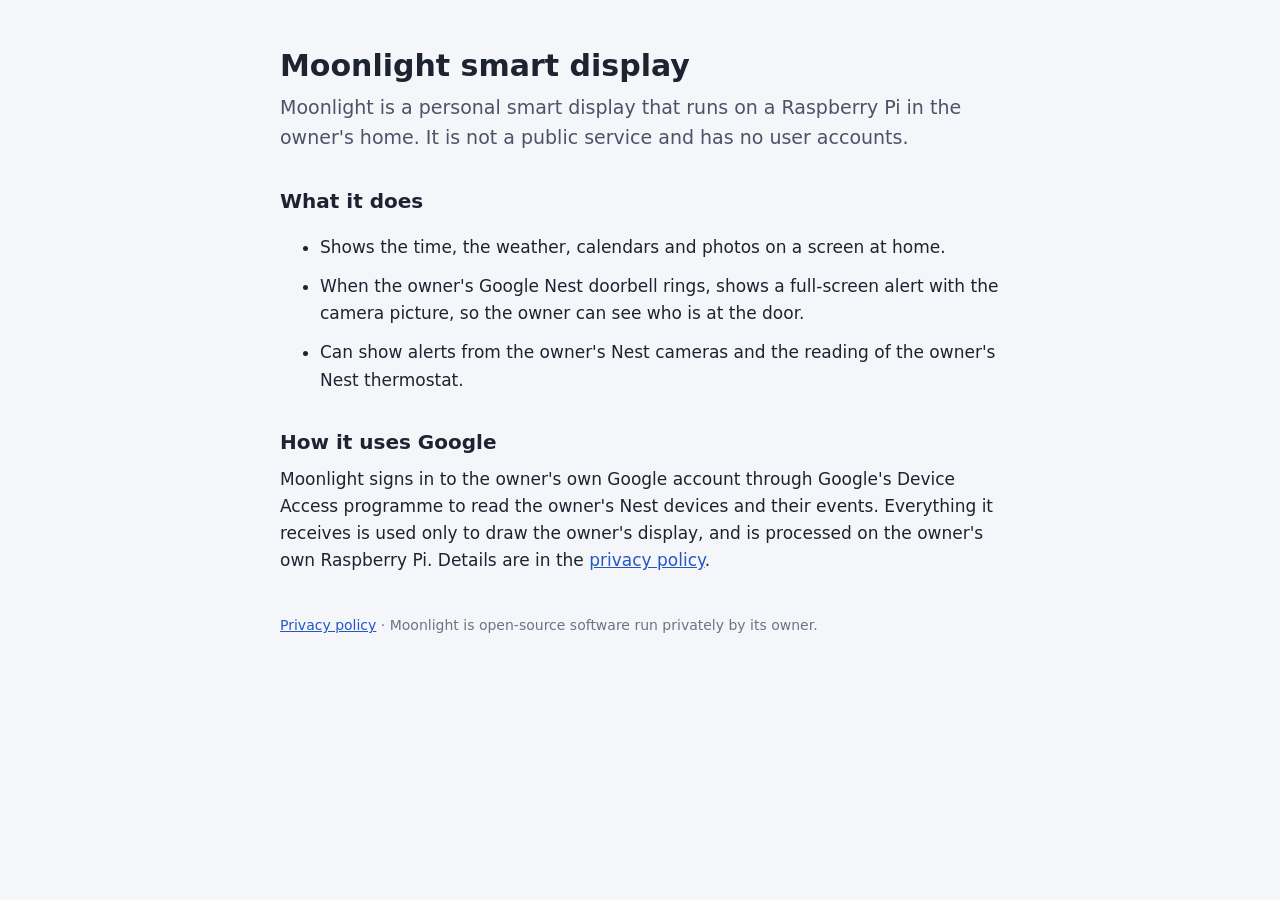
<file: index.html>
<!doctype html>
<html lang="en">
  <head>
    <meta charset="utf-8" />
    <meta name="viewport" content="width=device-width, initial-scale=1" />
    <title>Moonlight smart display</title>
    <link rel="stylesheet" href="style.css" />
  </head>
  <body>
    <main>
      <h1>Moonlight smart display</h1>
      <p class="lead">
        Moonlight is a personal smart display that runs on a Raspberry Pi in the owner's home. It is not a
        public service and has no user accounts.
      </p>

      <h2>What it does</h2>
      <ul>
        <li>Shows the time, the weather, calendars and photos on a screen at home.</li>
        <li>
          When the owner's Google Nest doorbell rings, shows a full-screen alert with the camera picture, so
          the owner can see who is at the door.
        </li>
        <li>Can show alerts from the owner's Nest cameras and the reading of the owner's Nest thermostat.</li>
      </ul>

      <h2>How it uses Google</h2>
      <p>
        Moonlight signs in to the owner's own Google account through Google's Device Access programme to read
        the owner's Nest devices and their events. Everything it receives is used only to draw the owner's
        display, and is processed on the owner's own Raspberry Pi. Details are in the
        <a href="privacy.html">privacy policy</a>.
      </p>

      <footer>
        <a href="privacy.html">Privacy policy</a> · Moonlight is open-source software run privately by its
        owner.
      </footer>
    </main>
  </body>
</html>
</file>
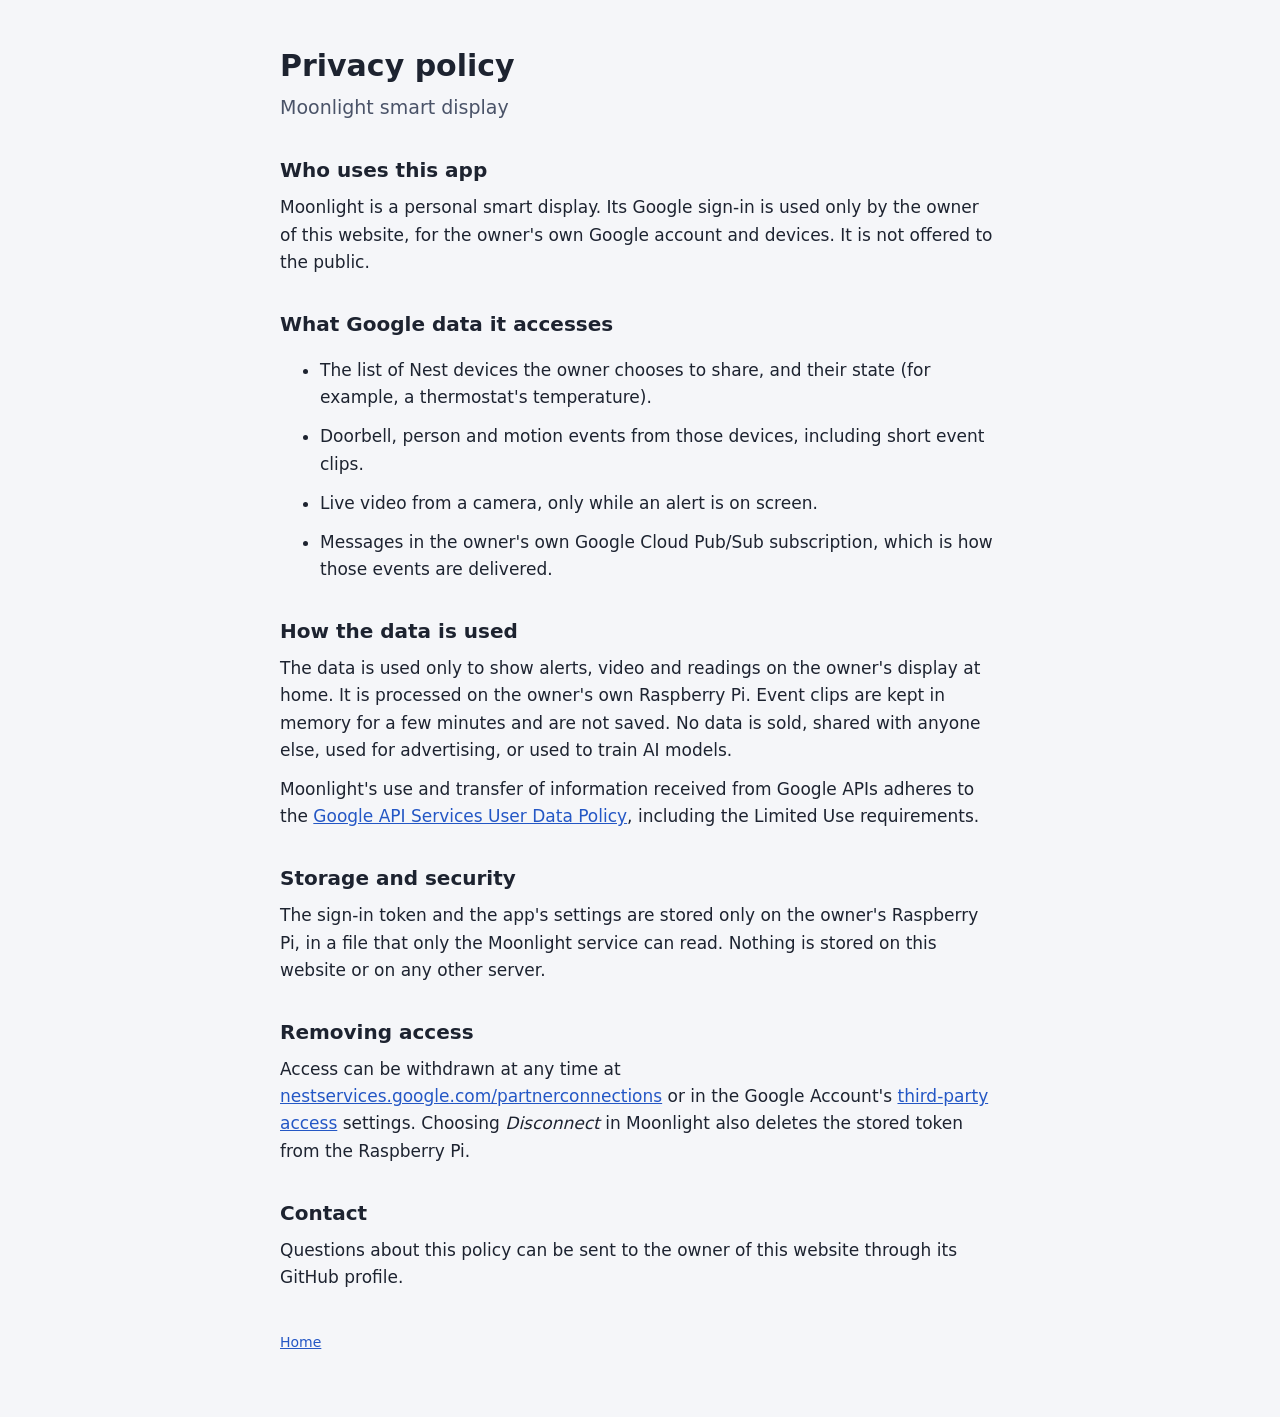
<file: privacy.html>
<!doctype html>
<html lang="en">
  <head>
    <meta charset="utf-8" />
    <meta name="viewport" content="width=device-width, initial-scale=1" />
    <title>Privacy policy · Moonlight smart display</title>
    <link rel="stylesheet" href="style.css" />
  </head>
  <body>
    <main>
      <h1>Privacy policy</h1>
      <p class="lead">Moonlight smart display</p>

      <h2>Who uses this app</h2>
      <p>
        Moonlight is a personal smart display. Its Google sign-in is used only by the owner of this website,
        for the owner's own Google account and devices. It is not offered to the public.
      </p>

      <h2>What Google data it accesses</h2>
      <ul>
        <li>
          The list of Nest devices the owner chooses to share, and their state (for example, a thermostat's
          temperature).
        </li>
        <li>Doorbell, person and motion events from those devices, including short event clips.</li>
        <li>Live video from a camera, only while an alert is on screen.</li>
        <li>
          Messages in the owner's own Google Cloud Pub/Sub subscription, which is how those events are
          delivered.
        </li>
      </ul>

      <h2>How the data is used</h2>
      <p>
        The data is used only to show alerts, video and readings on the owner's display at home. It is
        processed on the owner's own Raspberry Pi. Event clips are kept in memory for a few minutes and are
        not saved. No data is sold, shared with anyone else, used for advertising, or used to train AI models.
      </p>
      <p>
        Moonlight's use and transfer of information received from Google APIs adheres to the
        <a href="https://developers.google.com/terms/api-services-user-data-policy"
          >Google API Services User Data Policy</a
        >, including the Limited Use requirements.
      </p>

      <h2>Storage and security</h2>
      <p>
        The sign-in token and the app's settings are stored only on the owner's Raspberry Pi, in a file that
        only the Moonlight service can read. Nothing is stored on this website or on any other server.
      </p>

      <h2>Removing access</h2>
      <p>
        Access can be withdrawn at any time at
        <a href="https://nestservices.google.com/partnerconnections"
          >nestservices.google.com/partnerconnections</a
        >
        or in the Google Account's
        <a href="https://myaccount.google.com/permissions">third-party access</a> settings. Choosing
        <em>Disconnect</em> in Moonlight also deletes the stored token from the Raspberry Pi.
      </p>

      <h2>Contact</h2>
      <p>Questions about this policy can be sent to the owner of this website through its GitHub profile.</p>

      <footer><a href="index.html">Home</a></footer>
    </main>
  </body>
</html>
</file>
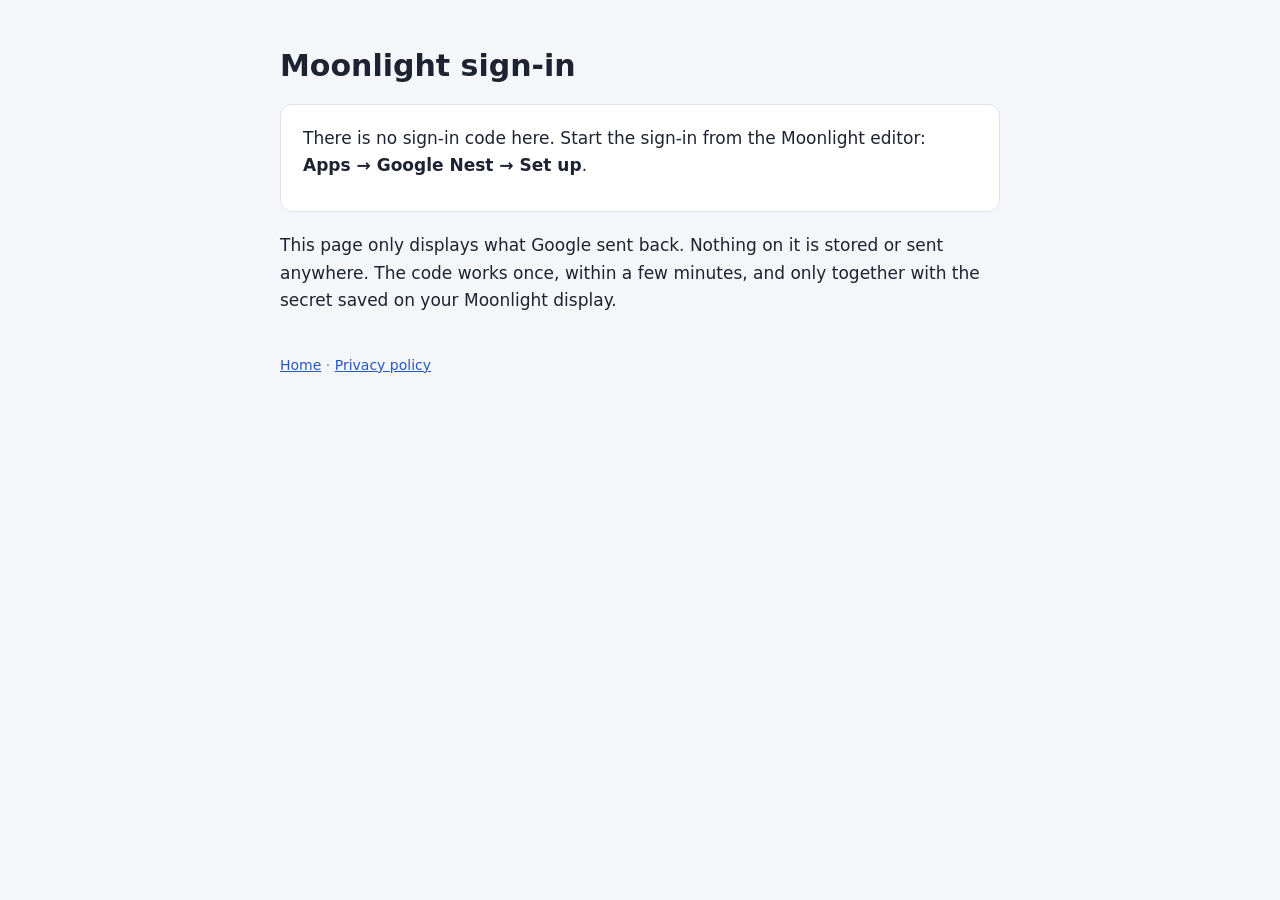
<file: signin.html>
<!doctype html>
<html lang="en">
  <head>
    <meta charset="utf-8" />
    <meta name="viewport" content="width=device-width, initial-scale=1" />
    <meta name="robots" content="noindex" />
    <meta name="referrer" content="no-referrer" />
    <title>Moonlight sign-in</title>
    <link rel="stylesheet" href="style.css" />
  </head>
  <body>
    <main>
      <h1>Moonlight sign-in</h1>
      <div class="card" id="result"><p>Reading the sign-in result…</p></div>
      <p>
        This page only displays what Google sent back. Nothing on it is stored or sent anywhere. The code
        works once, within a few minutes, and only together with the secret saved on your Moonlight display.
      </p>
      <footer><a href="index.html">Home</a> · <a href="privacy.html">Privacy policy</a></footer>
    </main>
    <script>
      (function () {
        var box = document.getElementById('result');
        var params = new URLSearchParams(location.search);
        var code = params.get('code');
        var error = params.get('error');
        if (error) {
          box.innerHTML =
            '<p class="bad">Google did not complete the sign-in.</p><p>Google said: <code></code></p><p>Go back to Moonlight and press <strong>Open Google sign-in</strong> again. Make sure you allow access on every screen.</p>';
          box.querySelector('code').textContent = error;
          return;
        }
        if (!code) {
          box.innerHTML =
            '<p>There is no sign-in code here. Start the sign-in from the Moonlight editor: <strong>Apps → Google Nest → Set up</strong>.</p>';
          return;
        }
        var full = location.href;
        box.innerHTML =
          '<p class="ok">Signed in with Google.</p><p>Press <strong>Copy</strong>, then paste into <em>Address you were sent to</em> in the Moonlight editor and press <strong>Connect</strong>. Do it now: the code expires within minutes.</p><p><textarea readonly></textarea></p><p><button type="button">Copy</button> <span id="copied"></span></p>';
        var area = box.querySelector('textarea');
        area.value = full;
        box.querySelector('button').addEventListener('click', function () {
          var done = function () {
            document.getElementById('copied').textContent = 'Copied.';
          };
          if (navigator.clipboard && navigator.clipboard.writeText) {
            navigator.clipboard.writeText(full).then(done, function () {
              area.select();
              document.execCommand('copy');
              done();
            });
          } else {
            area.select();
            document.execCommand('copy');
            done();
          }
        });
        // Remove the code from the address bar and browser history once it is shown.
        history.replaceState(null, '', location.pathname);
      })();
    </script>
  </body>
</html>
</file>
<file: style.css>
body {
  margin: 0;
  font:
    17px/1.6 system-ui,
    -apple-system,
    'Segoe UI',
    Roboto,
    sans-serif;
  color: #1d2330;
  background: #f5f6f9;
}
main {
  max-width: 720px;
  margin: 0 auto;
  padding: 48px 24px 64px;
}
h1 {
  font-size: 30px;
  line-height: 1.2;
  margin: 0 0 8px;
}
h2 {
  font-size: 20px;
  margin: 32px 0 8px;
}
p,
li {
  margin: 0 0 12px;
}
.lead {
  font-size: 19px;
  color: #4a5368;
}
.card {
  background: #fff;
  border: 1px solid #dfe3ea;
  border-radius: 12px;
  padding: 20px 22px;
  margin: 20px 0;
}
a {
  color: #2457c5;
}
code,
textarea {
  font-family: ui-monospace, SFMono-Regular, Menlo, Consolas, monospace;
}
textarea {
  width: 100%;
  box-sizing: border-box;
  min-height: 110px;
  font-size: 14px;
  padding: 10px;
  border: 1px solid #c9cfda;
  border-radius: 8px;
  resize: vertical;
}
button {
  font: inherit;
  font-weight: 600;
  padding: 10px 18px;
  border-radius: 8px;
  border: 0;
  background: #2457c5;
  color: #fff;
  cursor: pointer;
}
.ok {
  color: #13703a;
  font-weight: 600;
}
.bad {
  color: #b42318;
  font-weight: 600;
}
footer {
  margin-top: 40px;
  font-size: 14px;
  color: #6b7385;
}
</file>
